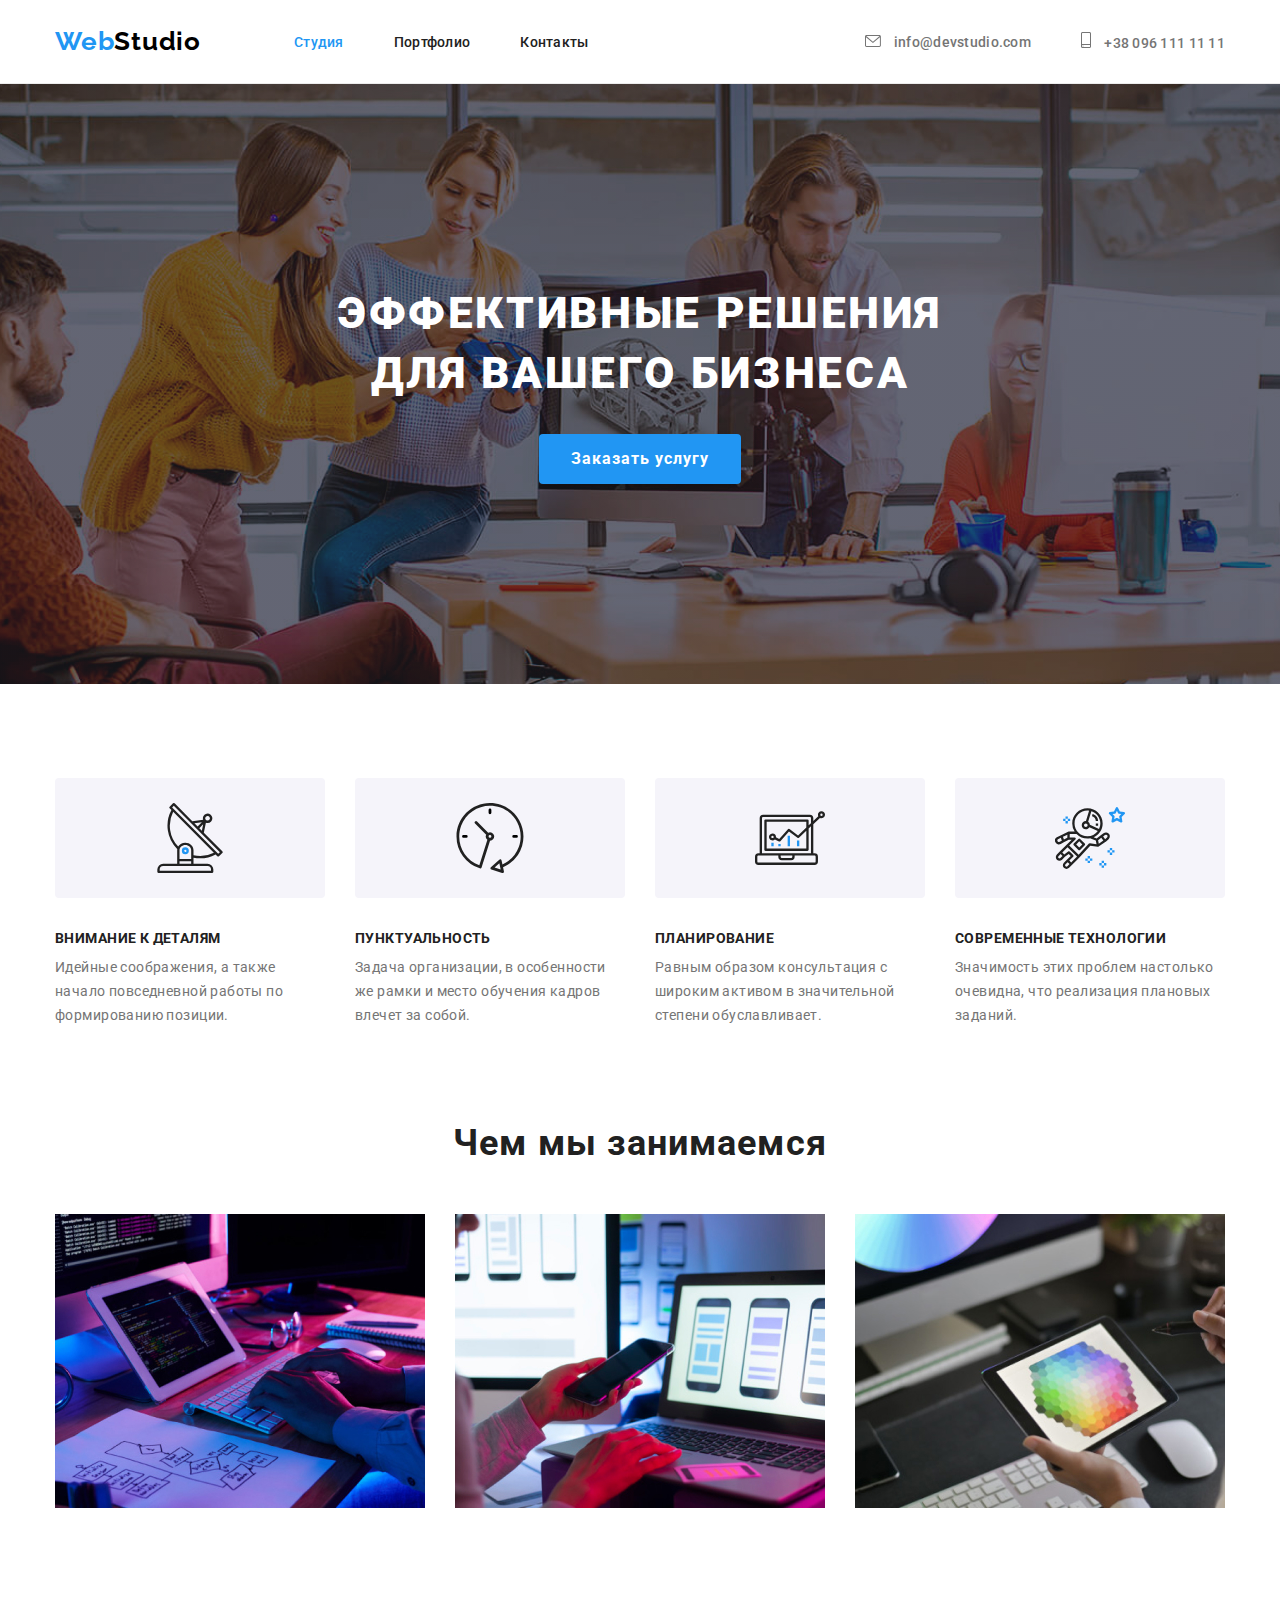
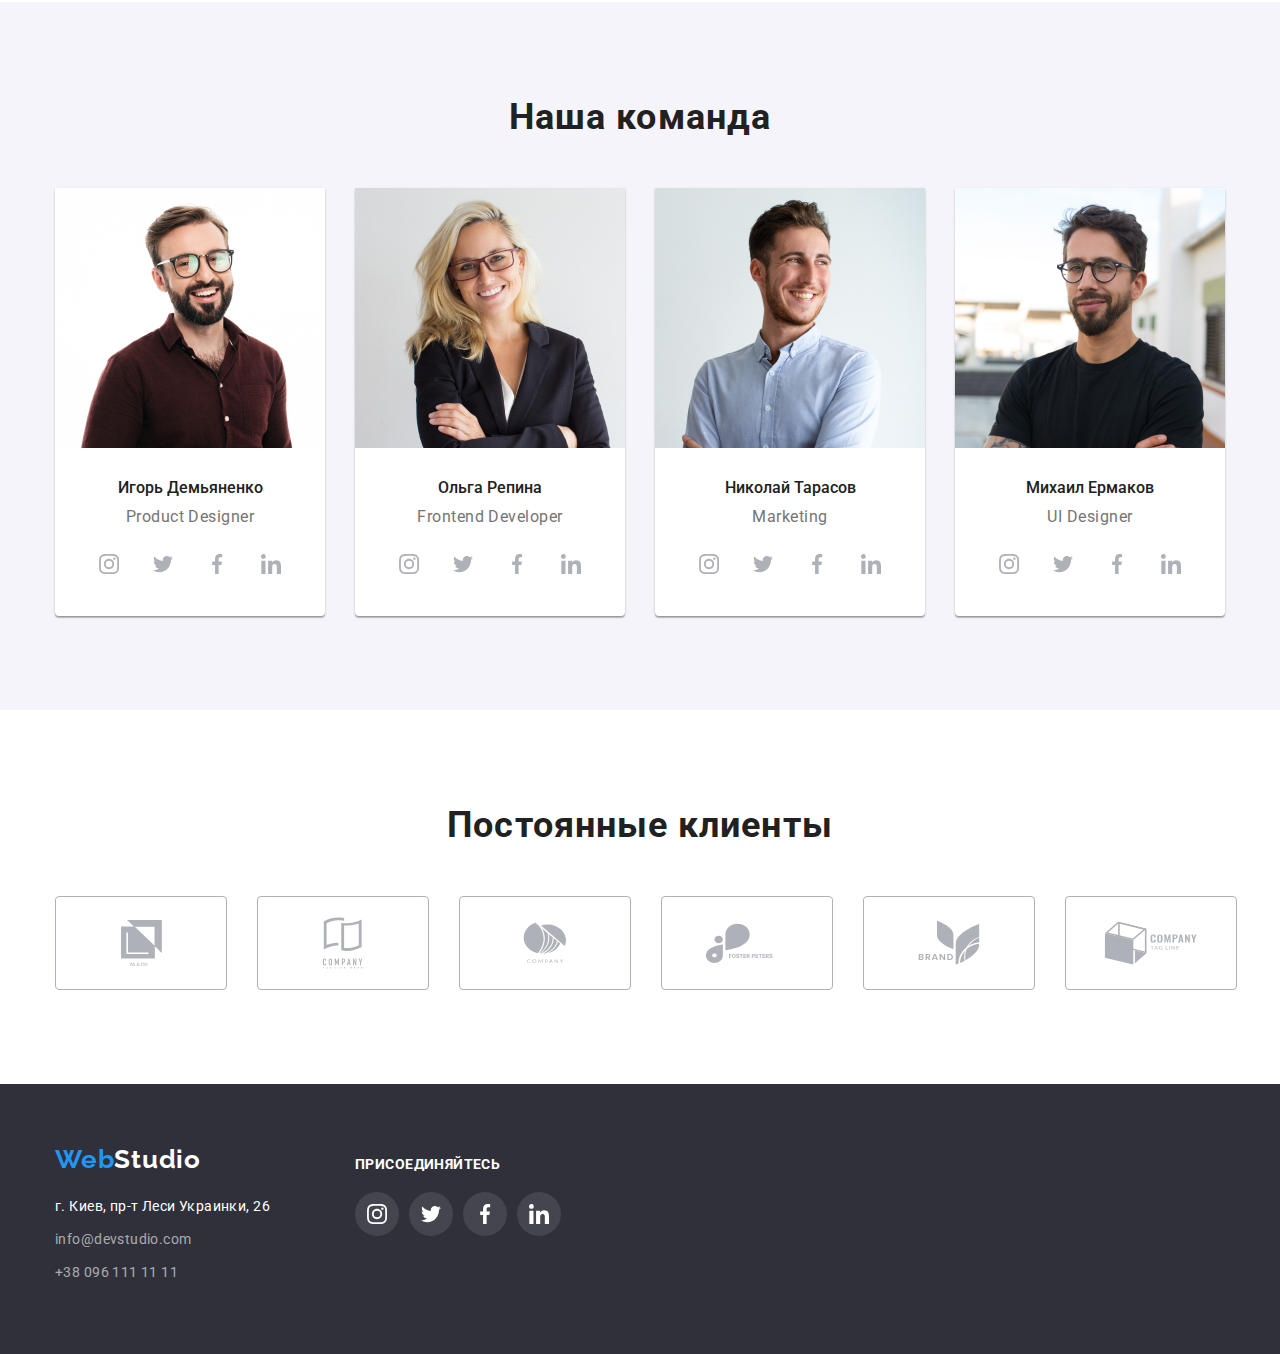
<file: index.html>
<!DOCTYPE html>
<html lang="en">
  <head>
    <meta charset="UTF-8"/>
    <meta http-equiv="X-UA-Compatible" content="IE=edge"/>
    <meta name="viewport" content="width=device-width, initial-scale=1.0"/>
    <title>WebStudio</title>
    <link rel="preconnect" href="https://fonts.gstatic.com"/>
    <link
      href="https://fonts.googleapis.com/css2?family=Raleway:wght@700&family=Roboto:wght@400;500;700;900&display=swap"
      rel="stylesheet"/>
    <link rel="stylesheet" href="./css/style.css"/>
  </head>
  
  <body>
    <header class="header">
      <div class="container">
        <div class="header-block">
          <nav class="nav-area">
             <a href="/" class="logo-web link">
               <span>Web</span><span class="logo-st">Studio</span>
             </a>
            <ul class="site-nav list">
              <li class="nav-item">
                 <a href="./index.html" class="link current">Студия</a>
              </li>
              <li class="nav-item">
                 <a href="./portfolio.html" class="link">Портфолио</a>
              </li>
              <li class="nav-item">
                 <a href="#contacts" class="link">Контакты</a>
              </li>
            </ul>
          </nav>
         <ul class="mail-phone list">
          <li class="contacts-item">
            <a href="mailto:info@devstudio.com" class="link">
              <svg class="header-contact-icon" width=16 height=12>
                <use href="./icons/sprite.svg#icon-envelope"></use>
              </svg>
              info@devstudio.com
            </a>
          </li>
          <li class="item">
            <a href="tel:+380961111111" class="link">
              <svg class="header-contact-icon" width=10 height=16>
                <use href="./icons/sprite.svg#icon-smartphone"></use>
              </svg>
              +38 096 111 11 11
            </a>
          </li>
         </ul>
       </div>
     </div>
    </header>
    
    <main>
      <!-- main content-->
      <section class="hero">
        <div class="hero-background">
          <div class="container">
              <h1 class="order-txt link">Эффективные решения для вашего бизнеса</h1>
            <button class="button order-btn" type="button">Заказать услугу</button>
          </div>
        </div>
      </section>

      <!--Details-->
      <section class="spc-work">
        <div class="container">
          <h2 class="hiding-heading">Особенности работы</h2>
          <ul class="description-list list">
            <li class="description-item">
              <div class="spc-work-icon-block">
                <svg class="icon" width=70 height=70>
                    <use href="./icons/sprite.svg#icon-antenna"></use>
                </svg>
              </div>
              <h3 class="head-spc-work">Внимание к деталям</h3>
              <p class="description-spc-work">
                Идейные соображения, а также начало повседневной работы по
                формированию позиции.
              </p>
            </li>
            <li class="description-item">
              <div class="spc-work-icon-block">
                <svg class="icon" width=70 height=70>
                    <use href="./icons/sprite.svg#icon-clock"></use>
                </svg>
              </div>
              <h3 class="head-spc-work">Пунктуальность</h3>
              <p class="description-spc-work">
                Задача организации, в особенности же рамки и место обучения
                кадров влечет за собой.
              </p>
            </li>
            <li class="description-item">
              <div class="spc-work-icon-block">
                <svg class="icon" width=70 height=70>
                    <use href="./icons/sprite.svg#icon-diagram"></use>
                </svg>
              </div>
              <h3 class="head-spc-work">Планирование</h3>
              <p class="description-spc-work">
                Равным образом консультация с широким активом в значительной
                степени обуславливает.
              </p>
            </li>
            <li class="description-item">
              <div class="spc-work-icon-block">
                <svg class="icon" width=70 height=70>
                    <use href="./icons/sprite.svg#icon-astronaut"></use>
                </svg>
              </div>
              <h3 class="head-spc-work">Современные технологии</h3>
              <p class="description-spc-work">
                Значимость этих проблем настолько очевидна, что реализация
                плановых заданий.
              </p>
            </li>
          </ul>
        </div>
      </section>

      <!-- SERVICE-->
      <section class="section service-section">
        <div class="container">
          <h2 class="service-title">Чем мы занимаемся</h2>
          <ul class="service-list list">
            <li class="service-item">
              <img src="./img/img-wd-1.jpg" alt="img-wd-1" width="370"/>
            </li>
            <li class="service-item">
              <img src="./img/img-wd-2.jpg" alt="img-wd-2" width="370"/>
            </li>
            <li class="service-item">
              <img src="./img/img-wd-3.jpg" alt="img-wd-3" width="370"/>
            </li>
          </ul>
        </div>
      </section>
      <!-- SERVICE-->

      <section class="section team-section">
        <div class="container">
          <h2 class="team-title">Наша команда</h2>
          <ul class="list">
            <li class="team-item">
              <img src="./img/img-nk-1.jpg" alt="img-nk-1" width="270"/>
              <div class="description-team">
                <h3 class="our-team">Игорь Демьяненко</h3>
                <p class="card-description team-position">Product Designer</p>
                <ul class="list team-soc-list">
                  <li class="team-soc-item">
                    <a class="team-soc-icon" href="">
                      <svg class="icon" width=20 height=20>
                        <use href="./icons/sprite.svg#icon-instagram"></use>
                      </svg>
                    </a>
                  </li>
                  <li class="team-soc-item">
                    <a class="team-soc-icon" href="">
                      <svg class="icon" width=20 height=20>
                        <use href="./icons/sprite.svg#icon-twitter"></use>
                      </svg>
                    </a>
                  </li>
                  <li class="team-soc-item">
                    <a class="team-soc-icon" href="">
                      <svg class="icon" width=20 height=20>
                        <use href="./icons/sprite.svg#icon-facebook"></use>
                      </svg>
                    </a>
                  </li>
                  <li class="team-soc-item">
                    <a class="team-soc-icon" href="">
                      <svg class="icon" width=20 height=20>
                        <use href="./icons/sprite.svg#icon-linkedin"></use>
                      </svg>
                    </a>
                  </li>
                </ul>
              </div>
            </li>
            <li class="team-item">
              <img src="./img/img-nk-2.jpg" alt="img-nk-2" width="270"/>
              <div class="description-team">
                <h3 class="our-team">Ольга Репина</h3>
                <p class="card-description team-position">Frontend Developer</p>
                <ul class="list team-soc-list">
                  <li class="team-soc-item">
                    <a class="team-soc-icon" href="">
                      <svg class="icon" width=20 height=20>
                        <use href="./icons/sprite.svg#icon-instagram"></use>
                      </svg>
                    </a>
                  </li>
                  <li class="team-soc-item">
                    <a class="team-soc-icon" href="">
                      <svg class="icon" width=20 height=20>
                        <use href="./icons/sprite.svg#icon-twitter"></use>
                      </svg>
                    </a>
                  </li>
                  <li class="team-soc-item">
                    <a class="team-soc-icon" href="">
                      <svg class="icon" width=20 height=20>
                        <use href="./icons/sprite.svg#icon-facebook"></use>
                      </svg>
                    </a>
                  </li>
                  <li class="team-soc-item">
                    <a class="team-soc-icon" href="">
                      <svg class="icon" width=20 height=20>
                        <use href="./icons/sprite.svg#icon-linkedin"></use>
                      </svg>
                    </a>
                  </li>
                </ul>
              </div>
            </li>
            <li class="team-item">
              <img src="./img/img-nk-3.jpg" alt="img-nk-3" width="270"/>
              <div class="description-team">
                <h3 class="our-team">Николай Тарасов</h3>
                <p class="card-description team-position">Marketing</p>
                <ul class="list team-soc-list">
                  <li class="team-soc-item">
                    <a class="team-soc-icon" href="">
                      <svg class="icon" width=20 height=20>
                        <use href="./icons/sprite.svg#icon-instagram"></use>
                      </svg>
                    </a>
                  </li>
                  <li class="team-soc-item">
                    <a class="team-soc-icon" href="">
                      <svg class="icon" width=20 height=20>
                        <use href="./icons/sprite.svg#icon-twitter"></use>
                      </svg>
                    </a>
                  </li>
                  <li class="team-soc-item">
                    <a class="team-soc-icon" href="">
                      <svg class="icon" width=20 height=20>
                        <use href="./icons/sprite.svg#icon-facebook"></use>
                      </svg>
                    </a>
                  </li>
                  <li class="team-soc-item">
                    <a class="team-soc-icon" href="">
                      <svg class="icon" width=20 height=20>
                        <use href="./icons/sprite.svg#icon-linkedin"></use>
                      </svg>
                    </a>
                  </li>
                </ul>
              </div>
            </li>
            <li class="team-item">
              <img src="./img/img-nk-4.jpg" alt="img-nk-4" width="270"/>
              <div class="description-team">
                <h3 class="our-team">Михаил Ермаков</h3>
                <p class="card-description team-position">UI Designer</p>
                <ul class="list team-soc-list">
                  <li class="team-soc-item">
                    <a class="team-soc-icon" href="">
                      <svg class="icon" width=20 height=20>
                        <use href="./icons/sprite.svg#icon-instagram"></use>
                      </svg>
                    </a>
                  </li>
                  <li class="team-soc-item">
                    <a class="team-soc-icon" href="">
                      <svg class="icon" width=20 height=20>
                        <use href="./icons/sprite.svg#icon-twitter"></use>
                      </svg>
                    </a>
                  </li>
                  <li class="team-soc-item">
                    <a class="team-soc-icon" href="">
                      <svg class="icon" width=20 height=20>
                        <use href="./icons/sprite.svg#icon-facebook"></use>
                      </svg>
                    </a>
                  </li>
                  <li class="team-soc-item">
                    <a class="team-soc-icon" href="">
                      <svg class="icon" width=20 height=20>
                        <use href="./icons/sprite.svg#icon-linkedin"></use>
                      </svg>
                    </a>
                  </li>
                </ul>
              </div>
            </li>
          </ul>
        </div>
      </section>
    </main>

<!--Customers-->
<section class="section customer">
  <div class="container">
    <h2 class="service-title">Постоянные клиенты</h2>
    <ul class="list ">
      <li class="customer-item">
        <a class="link customer-link-item" href="">
          <svg class="icons" width=41 height=46.7>
            <use href="./icons/sprite.svg#icon-yaco"></use>
          </svg>
        </a>
      </li>
      <li class="customer-item">
        <a class="link customer-link-item" href="">
          <svg class="icons" width=40 height=52>
            <use href="./icons/sprite.svg#icon-winco"></use>
          </svg>
        </a>
      </li>
      <li class="customer-item">
        <a class="link customer-link-item" href="">
          <svg class="icons" width=43.46 height=41.18>
            <use href="./icons/sprite.svg#icon-orangeco"></use>
          </svg>
        </a>
      </li>
      <li class="customer-item">
        <a class="link customer-link-item" href="">
          <svg class="icons" width=84.44 height=40.62>
            <use href="./icons/sprite.svg#icon-fosterco"></use>
          </svg>
        </a>
      </li>
      <li class="customer-item">
        <a class="link customer-link-item" href="">
          <svg class="icons" width=62.54 height=45.43>
            <use href="./icons/sprite.svg#icon-brandco"></use>
          </svg>
        </a>
      </li>
      <li class="customer-item">
        <a class="link customer-link-item" href="">
          <svg class="icons" width=93.79 height=43.93>
            <use href="./icons/sprite.svg#icon-cubeco"></use>
          </svg>
        </a>
      </li>
    </ul>
  </div>
</section>

    <!--FOOTER-->
    <footer class="footer">
      <div class="container">
        <h2 class="hiding-heading">Свяжитесь с нами</h2>
        <div class="ftr-block">
          <div class="ftr-logo-adr">
            <a href="/" class="logo-web link">
              <span>Web</span><span class="ftr-logo-st">Studio</span>
            </a>
            <address class="ftr-adress">
              <ul class="list ftr-list">
                <li class="ftr-item">
                  <a href="https://goo.gl/maps/uUebUFh7nfzRT5ZEA" class="link" id="adr-link">г. Киев, пр-т Леси Украинки, 26</a>
                </li>
                <li class="ftr-item">
                  <a  href="mailto:info@devstudio.com" class="link">info@devstudio.com</a>
                </li>
                <li class="ftr-item">
                  <a href="tel:+380961111111" class="link">+38 096 111 11 11</a>
                </li>
              </ul>
            </address>
          </div>
          
          <div class="social-network">
            <h3 class="footer-connect">присоединяйтесь</h3>
              <ul class="list footer-soc-list">
                <li class="footer-soc-item">
                  <a class="footer-soc-icon" href="">
                    <svg class="icon" width=20 height=20>
                      <use href="./icons/sprite.svg#icon-instagram"></use>
                    </svg>
                  </a>
                </li>
                <li class="footer-soc-item">
                  <a class="footer-soc-icon" href="">
                    <svg class="icon" width=20 height=20>
                      <use href="./icons/sprite.svg#icon-twitter"></use>
                    </svg>
                  </a>
                </li>
                <li class="footer-soc-item">
                  <a class="footer-soc-icon" href="">
                    <svg class="icon" width=20 height=20>
                      <use href="./icons/sprite.svg#icon-facebook"></use>
                        </svg>
                      </a>
                    </li>
                <li class="footer-soc-item">
                  <a class="footer-soc-icon" href="">
                    <svg class="icon" width=20 height=20>
                      <use href="./icons/sprite.svg#icon-linkedin"></use>
                    </svg>
                  </a>
                </li>
              </ul>             
            </div>
          </div>
      </div>
    </footer>
  </body>
</html>
</file>
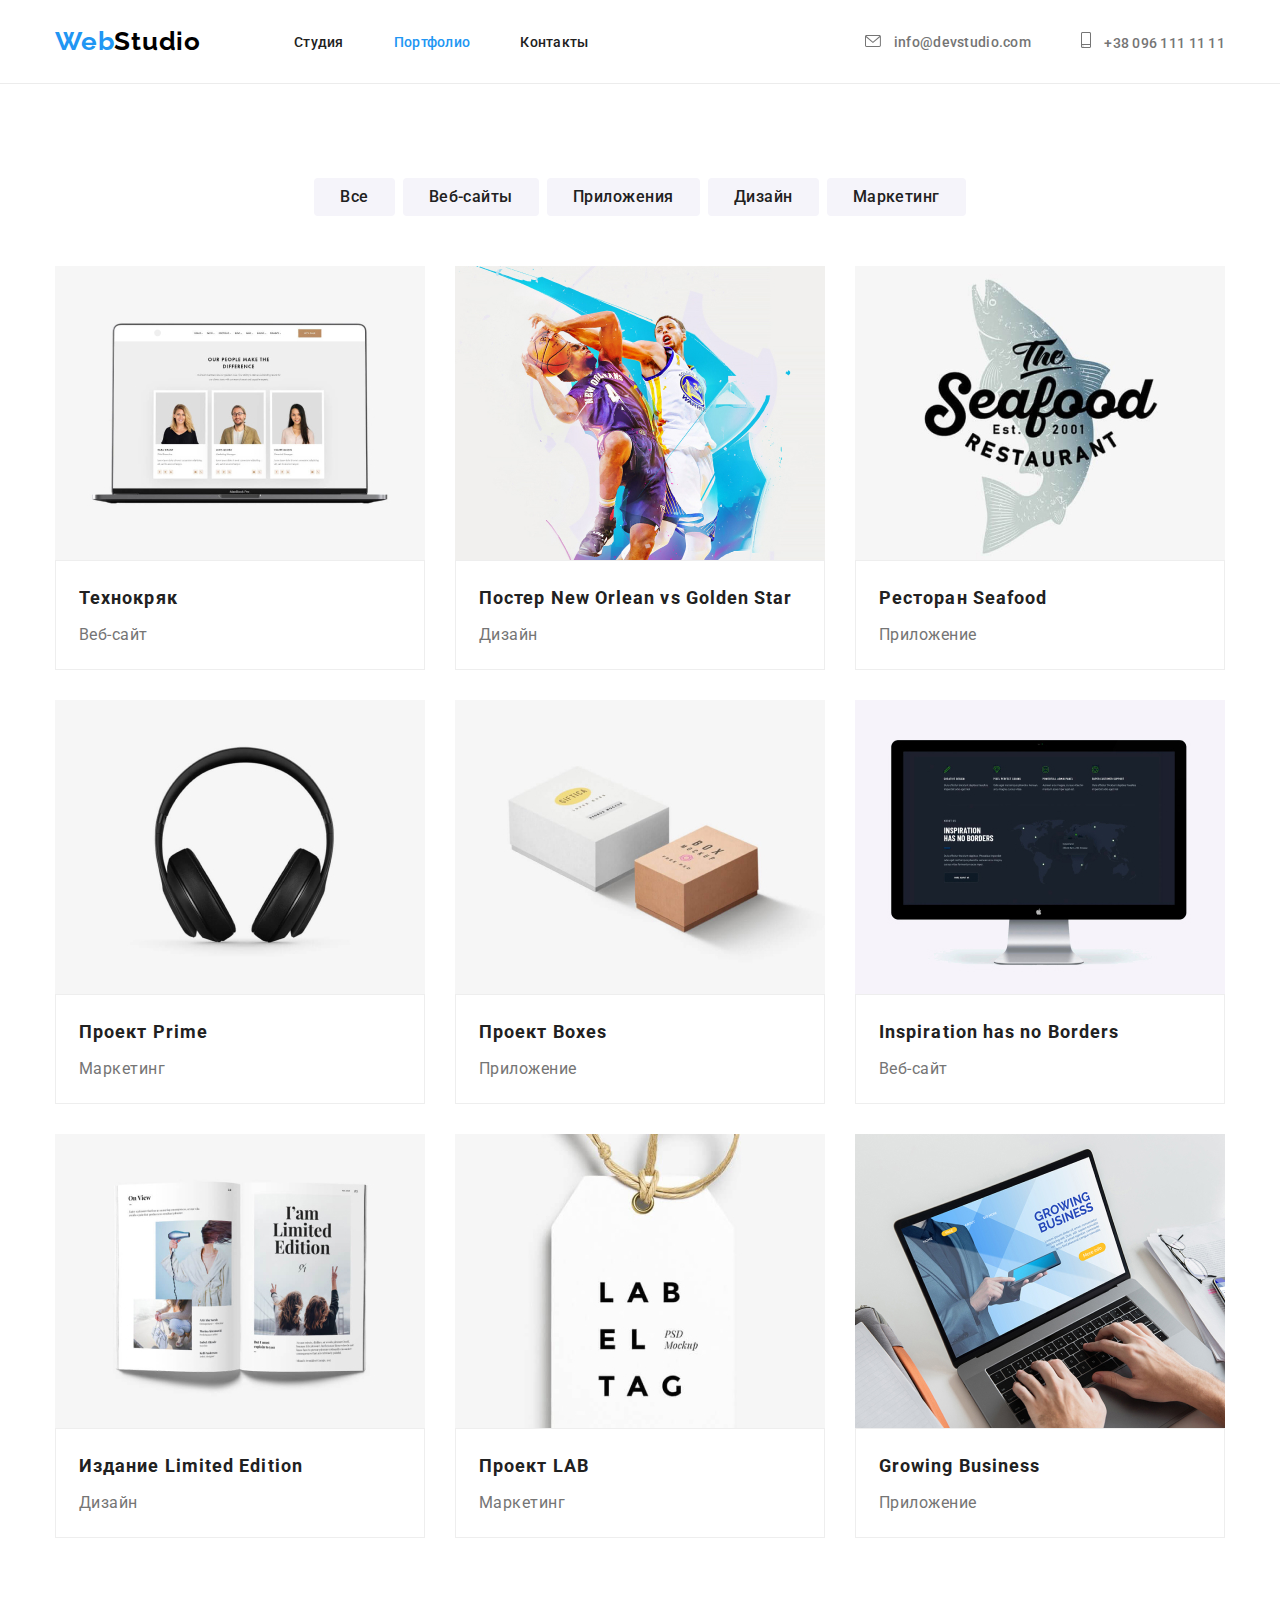
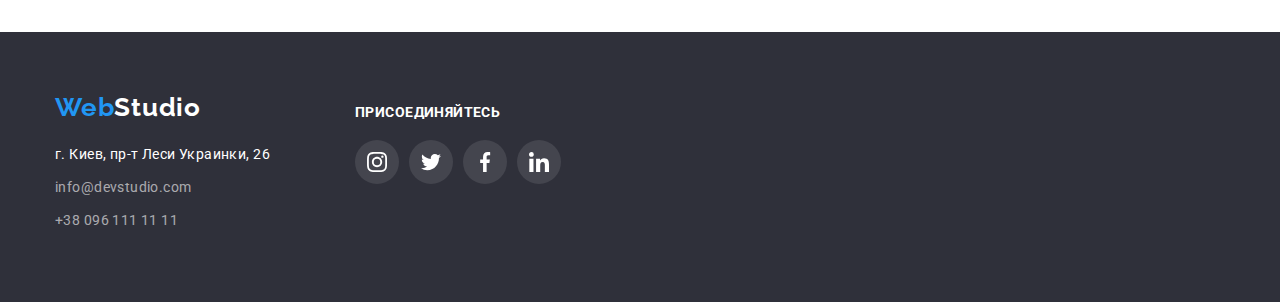
<file: portfolio.html>
<!DOCTYPE html>
<html lang="en">
<head>
    <meta charset="UTF-8">
    <meta http-equiv="X-UA-Compatible" content="IE=edge">
    <meta name="viewport" content="width=device-width, initial-scale=1.0">
    <title>Portfolio</title>
    <link
        rel="preconnect"
        href="https://fonts.gstatic.com"
    >
    <link
        href="https://fonts.googleapis.com/css2?family=Raleway:wght@700&family=Roboto:wght@400;500;700;900&display=swap"
        rel="stylesheet"
    >
    <link
        rel="stylesheet"
        href="./css/style.css">
</head>
<body>
  <header class="header">
    <div class="container">
      <div class="header-block">
        <nav class="nav-area">
           <a href="/" class="logo-web link">
             <span>Web</span><span class="logo-st">Studio</span>
           </a>
          <ul class="site-nav list">
            <li class="nav-item">
               <a href="./index.html" class="link">Студия</a>
            </li>
            <li class="nav-item">
               <a href="./portfolio.html" class="link current">Портфолио</a>
            </li>
            <li class="nav-item">
               <a href="#contacts" class="link">Контакты</a>
            </li>
          </ul>
        </nav>
       <ul class="mail-phone list">
        <li class="contacts-item">
          <a href="mailto:info@devstudio.com" class="link">
            <svg class="header-contact-icon" width=16 height=12>
              <use href="./icons/sprite.svg#icon-envelope"></use>
            </svg>
            info@devstudio.com
          </a>
        </li>
        <li class="item">
          <a href="tel:+380961111111" class="link">
            <svg class="header-contact-icon" width=10 height=16>
              <use href="./icons/sprite.svg#icon-smartphone"></use>
            </svg>
            +38 096 111 11 11
          </a>
        </li>
       </ul>
     </div>
   </div>
  </header>

    <main>
        <section class="section">
          <div class="container">
            <h1 class="hiding-heading">Portfolio</h1>
            <ul class="filter-button-list list">
              <li class="filter-btn-item"><button type="button" class="button filter-button">Все</button></li>
              <li class="filter-btn-item"><button type="button" class="button filter-button">Веб-сайты</button></li>
              <li class="filter-btn-item"><button type="button" class="button filter-button">Приложения</button></li> 
              <li class="filter-btn-item"><button type="button" class="button filter-button">Дизайн</button></li>
              <li class="filter-btn-item"><button type="button" class="button filter-button">Маркетинг</button></li>
              </ul>
              <ul class="project-card-list list">
                <li class="project-card-item">
                  <a href="" class="link portfolio-link">
                    <img src="./img/tech.jpg" alt="tech" width="370">
                    <div class="project-card-description">
                      <h3 class="project-name">Технокряк</h3>
                      <p class="project-type card-description">Веб-сайт</p>
                    </div>
                  </a>
                </li>
                <li class="project-card-item">
                  <a href="" class="link portfolio-link">
                    <img src="./img/poster.jpg" alt="poster" width="370">
                    <div class="project-card-description">
                      <h3 class="project-name">Постер New Orlean vs Golden Star</h3>
                      <p class="project-type card-description">Дизайн</p>
                    </div>
                  </a>
                </li>
                <li class="project-card-item">
                  <a href="" class="link portfolio-link">
                    <img src="./img/seafood.jpg" alt="seafood" width="370">
                    <div class="project-card-description">
                      <h3 class="project-name">Ресторан Seafood</h3>
                      <p class="project-type card-description">Приложение</p>
                    </div>
                  </a>
                </li>
                <li class="project-card-item">
                  <a href="" class="link portfolio-link">
                    <img src="./img/prime.jpg" alt="prime" width="370">
                    <div class="project-card-description">
                      <h3 class="project-name">Проект Prime</h3>
                      <p class="project-type card-description">Маркетинг</p>
                    </div>
                  </a>
                </li>
                <li class="project-card-item">
                    <a href="" class="link portfolio-link">
                      <img src="./img/boxes.jpg" alt="boxes" width="370">
                      <div class="project-card-description">
                        <h3 class="project-name">Проект Boxes</h3>
                        <p class="project-type card-description">Приложение</p>
                      </div>
                    </a>
                  </li>
                  <li class="project-card-item">
                    <a href="" class="link portfolio-link">
                      <img src="./img/inspir.jpg" alt="Inspiration" width="370">
                      <div class="project-card-description">
                        <h3 class="project-name">Inspiration has no Borders</h3>
                        <p class="project-type card-description">Веб-сайт</p>
                      </div>
                    </a>
                  </li>
                <li class="project-card-item">
                  <a href="" class="link portfolio-link">
                    <img src="./img/book.jpg" alt="book" width="370">
                    <div class="project-card-description">
                      <h3 class="project-name">Издание Limited Edition</h3>
                      <p class="project-type card-description">Дизайн</p>
                    </div>
                  </a>
                </li>
                <li class="project-card-item">
                  <a href="" class="link portfolio-link">
                    <img src="./img/lab.jpg" alt="LAB" width="370">
                    <div class="project-card-description">
                      <h3 class="project-name">Проект LAB</h3>
                      <p class="project-type card-description">Маркетинг</p>
                    </div>
                  </a>
                </li>
                <li class="project-card-item">
                  <a href="" class="link portfolio-link">
                    <img src="./img/grow.jpg" alt="Growing" width="370">
                    <div class="project-card-description">
                      <h3 class="project-name">Growing Business</h3>
                      <p class="project-type card-description">Приложение</p>
                    </div>
                  </a>
                </li>
              </ul>
            </div>
          </section>
        </main>
        <!-- FOOTER-->
        <footer class="footer">
          <div class="container">
            <h2 class="hiding-heading">Свяжитесь с нами</h2>
            <div class="ftr-block">
              <div class="ftr-logo-adr">
                <a href="/" class="logo-web link">
                  <span>Web</span><span class="ftr-logo-st">Studio</span>
                </a>
                <address class="ftr-adress">
                  <ul class="list ftr-list">
                    <li class="ftr-item">
                      <a href="https://goo.gl/maps/uUebUFh7nfzRT5ZEA" class="link" id="adr-link">г. Киев, пр-т Леси Украинки, 26</a>
                    </li>
                    <li class="ftr-item">
                      <a  href="mailto:info@devstudio.com" class="link">info@devstudio.com</a>
                    </li>
                    <li class="ftr-item">
                      <a href="tel:+380961111111" class="link">+38 096 111 11 11</a>
                    </li>
                  </ul>
                </address>
              </div>
              
              <div class="social-network">
                <h3 class="footer-connect">присоединяйтесь</h3>
                  <ul class="list footer-soc-list">
                    <li class="footer-soc-item">
                      <a class="footer-soc-icon" href="">
                        <svg class="icon" width=20 height=20>
                          <use href="./icons/sprite.svg#icon-instagram"></use>
                        </svg>
                      </a>
                    </li>
                    <li class="footer-soc-item">
                      <a class="footer-soc-icon" href="">
                        <svg class="icon" width=20 height=20>
                          <use href="./icons/sprite.svg#icon-twitter"></use>
                        </svg>
                      </a>
                    </li>
                    <li class="footer-soc-item">
                      <a class="footer-soc-icon" href="">
                        <svg class="icon" width=20 height=20>
                          <use href="./icons/sprite.svg#icon-facebook"></use>
                            </svg>
                          </a>
                        </li>
                    <li class="footer-soc-item">
                      <a class="footer-soc-icon" href="">
                        <svg class="icon" width=20 height=20>
                          <use href="./icons/sprite.svg#icon-linkedin"></use>
                        </svg>
                      </a>
                    </li>
                  </ul>             
                </div>
              </div>
              </div>
          </footer>
</body>
</html>
</file>
<file: css/style.css>
:root {
  --brand-blue-color: #2196f3;
  --black: #000000;
  --common-color: #212121;
  --grey: #757575;
  --white: #ffffff;
  --background-black: #2f303a;
  --background-grey: #f5f4fa;
  --card-border-grey: #eeeeee;
  --header-underline: #ececec;
  --order-btn: #188ce8;
  --icon-body-grey: #AFB1B8;
  --hero-background-grey: #c4c4c4;
  --hero-overlay: rgba(47, 48, 58, 0.4);
  --footer-contacts: rgba(255, 255, 255, 0.6);
  --footer-soc-icon: rgba(255, 255, 255, 0.1);
  --footer-logo-shadow: 0px 4px 4px rgba(0, 0, 0, 0.25);
  --hero-button-shadow: 0px 4px 4px rgba(0, 0, 0, 0.15);
  --project-cards-shadow: 0px 1px 1px rgba(0, 0, 0, 0.12), 0px 4px 4px rgba(0, 0, 0, 0.06),
    1px 4px 6px rgba(0, 0, 0, 0.16);
  --project-button-shadow: 0px 3px 1px rgba(0, 0, 0, 0.1), 0px 1px 2px rgba(0, 0, 0, 0.08),
    0px 2px 2px rgba(0, 0, 0, 0.12);
  --team-item-shadow: 0px 1px 3px rgba(0, 0, 0, 0.12), 0px 1px 1px rgba(0, 0, 0, 0.14),
    0px 2px 1px rgba(0, 0, 0, 0.2);
}

img {
  display: block;
}
svg {
  padding: 0;
  border: none;
}
/* ------Hide Headers------ */

.hiding-heading {
  position: absolute;
  width: 1px;
  height: 1px;
  margin: -1px;
  border: 0;
  padding: 0;

  white-space: nowrap;
  clip-path: inset(100%);
  clip: rect(0 0 0 0);
  overflow: hidden;
}
/* ------End Hide Headers------ */

body {
  font-family: 'Roboto', 'Open Sans', 'Helvetica Neue', sans-serif;
  color: var(--common-color);
  background-color: var(--white);
  margin: 0;
}

.list {
  list-style: none;
  margin: 0;
  padding-left: 0;
}

.link {
  text-decoration: none;
}

.container {
  max-width: 1200px;
  padding-left: 15px;
  padding-right: 15px;
  margin: 0 auto;
  box-sizing: border-box;
}

/* ------Header Section------ */
.header {
  border-bottom: 1px solid var(--header-underline);
}
.header-block {
  display: flex;
  align-items: center;
}

.nav-area {
  display: flex;
  align-items: center;
}
/* Logo Headder-Fotter */

.logo-web {
  color: var(--brand-blue-color);
  font-family: Raleway;
  font-weight: 700;
  font-size: 26px;
  line-height: 1.192;
  letter-spacing: 0.03em;
}

.logo-st {
  color: var(--black);
}

.ftr-logo-st {
  color: var(--white);
}
.logo-web.link {
  margin-right: 93px;
}

.logo-web.link:hover,
.logo-web.link:focus {
  opacity: 0.7;
}

.logo-web.shadow {
  text-shadow: var(--footer-logo-shadow);
  margin-top: 0;
  margin-bottom: 20px;
}

/* Main content and Header fonts */

.site-nav .link,
.mail-phone .link {
  font-family: inherit;
  font-weight: 500;
  font-size: 14px;
  line-height: 1.143;
  letter-spacing: 0.02em;
  display: inline-block;
  padding-top: 32px;
  padding-bottom: 32px;
}

/* site navigation*/

.site-nav .link {
  color: var(--common-color);
}

.site-nav .link.current {
  color: var(--brand-blue-color);
}

.site-nav .link:hover,
.site-nav .link:focus {
  color: var(--brand-blue-color);
}
.nav-item:not(:last-child) {
  margin-right: 50px;
}

/* Header Contacts */
.mail-phone {
  display: flex;
  align-items: center;
  margin-left: auto;
}
.contacts-item:not(:last-child) {
  margin-right: 50px;
}

.mail-phone .link {
  color: var(--grey);
}

.mail-phone .link:hover,
.mail-phone .link:focus {
  color: var(--brand-blue-color);
}

.header-contact-icon {
  margin-right: 10px;
  fill: currentColor;
}
/* ------End Header Section------ */

/* -----Main Container------ */
.site-nav {
  display: flex;
  align-items: center;
}

/* Hero */

.order-txt {
  font-weight: 900;
  font-size: 44px;
  line-height: 1.3636;
  text-align: center;
  letter-spacing: 0.06em;
  text-transform: uppercase;
  color: var(--white);
  margin: 0 auto 30px;
  max-width: 696px;
}

.hero-background {
  background-image: linear-gradient(var(--hero-overlay), var(--hero-overlay)),
  url(../img/backgroud.jpg);
  padding-top: 200px;
  padding-bottom: 200px;
  background-size: cover;
  background-position: center;
  background-repeat: no-repeat;
}
/*Hero end*/

/*Details*/
.spc-work {
  padding-top: 94px;
  padding-bottom: 0;
}

.description-list {
  display: flex;
}
.description-item:not(:last-child) {
  margin-right: 30px;
}

.description-item {
  max-width: 270px;
}

.head-spc-work,
.footer-connect {
  font-weight: 700;
  font-size: 14px;
  line-height: 1.143;
  text-transform: uppercase;
  letter-spacing: 0.03em;
  display: inline-block;
  margin-bottom: 10px;
  margin-top: 0;
}

.description-spc-work {
  font-size: 14px;
  line-height: 1.714;
  letter-spacing: 0.03em;
  color: var(--grey);
  margin-top: 0;
  margin-bottom: 0;
}
.spc-work-icon-block{
  display: flex;
  margin-bottom: 30px;
  height: 120px;
  background-color: var(--background-grey);
  border-radius: 4px;
}

.spc-work-icon-block > .icon{
  margin: auto;
}

/* Details end*/

/* Sections Service */
.section {
  padding-top: 94px;
  padding-bottom: 94px;
}
.service-section .list {
  display: flex;
  align-items: start;
}
.service-item:not(:last-child) {
  margin-right: 30px;
}
/* Team Section */

.team-section {
  background-color: var(--background-grey);
}


.team-section .list {
  display: flex;
  align-items: flex-start;
  justify-content: center;
}

.team-item {
  max-width: 270px;
  background-color: var(--white);
  box-shadow: var(--team-item-shadow);
  border-bottom-right-radius: 4px;
  border-bottom-left-radius: 4px;
}

.team-item:not(:last-child) {
  margin-right: 30px;
}
.team-soc-item:not(:last-child) {
  margin-right: 10px;
}
.description-team {
  padding-top: 30px;
  padding-bottom: 30px;
}
/* Sections Service */

.service-section .service-title,
.team-section .team-title,
.customer .service-title {
  font-weight: 700;
  font-size: 36px;
  line-height: 1.167;
  text-align: center;
  letter-spacing: 0.03em;
  margin-top: 0;
  margin-bottom: 50px;
}

/* Sections h3 */

.our-team {
  font-weight: 500;
  font-size: 16px;
  line-height: 1.188;
  text-align: center;
  margin-top: 0;
  margin-bottom: 10px;
}

.portfolio-link.link {
  color: inherit;
}

.project-name {
  font-weight: 700;
  font-size: 18px;
  line-height: 2;
  letter-spacing: 0.06em;
  margin-top: 0;
  margin-bottom: 4px;
}

/* Card Descriptions */

.card-description {
  font-size: 16px;
  letter-spacing: 0.03em;
  color: var(--grey);
  margin: 0;
}

.team-position {
  line-height: 1.188;
  text-align: center;
  margin-bottom: 16px;
}

.project-type {
  line-height: 1.875;
}

.team-soc-icon,
.footer-soc-icon {
  display: flex;
  width: 44px;
  height: 44px;
  border-radius: 50%;
}

.team-soc-icon {
  background-color: transparent;
  fill: var(--icon-body-grey);
}

.team-soc-icon:hover,
.team-soc-icon:focus,
.footer-soc-icon:hover,
.footer-soc-icon:focus {
  background-color: var(--brand-blue-color);
  fill: var(--white);
}

.team-soc-icon > .icon,
.footer-soc-icon > .icon {
  margin: auto;
}
.team-soc-icon:not(:last-child),
.footer-soc-item:not(:last-child){
  margin-right: 10px;
}
/* Portfolio Card Effects */

.portfolio-link {
  display: block;
}

.portfolio-link:hover,
.portfolio-link:focus {
  box-shadow: var(--project-cards-shadow);
}

/* Buttons */

.button {
  font-size: 16px;
  text-align: center;
  font-family: inherit;
  border: none;
  border-radius: 4px;
  cursor: pointer;
}
.button.order-btn {
  font-weight: 700;
  line-height: 1.875;
  letter-spacing: 0.06em;
  color: var(--white);
  background-color: var(--brand-blue-color);
  box-shadow: var(--hero-button-shadow);
  display: block;
  margin: 0 auto;
  padding: 10px 32px;
  min-width: 200px;
}
.button.order-btn:hover,
.button.order-btn:focus {
  background-color: var(--order-btn);
  color: var(--white);
}

.button.filter-button {
  font-weight: 500;
  line-height: 1.625;
  letter-spacing: 0.03em;
  color: var(--common-color);
  background-color: var(--background-grey);
  padding: 6px 26px;
}

.button.filter-button:hover,
.button.filter-button:focus {
  color: var(--white);
  background-color: var(--brand-blue-color);
  box-shadow: var(--project-button-shadow);
}

.filter-button-list {
  display: flex;
  align-items: center;
  justify-content: center;
  margin-bottom: 50px;
}

.project-button-item:not(:last-child) {
  margin-right: 8px;
}
.filter-btn-item:not(:last-child) {
  margin-right: 8px;
}
/* -----End Main Container------ */

/*-----Customer section-----*/
.customer .list{
  display: flex;
}
.customer-item:not(:last-child){
margin-right: 30px;
}
.customer-link-item{
  display: flex;
  height: 92px;
  width: 170px;
  border: 1px solid var(--icon-body-grey);
  border-radius: 4px;
  fill: var(--icon-body-grey);
}
.customer-link-item:hover,
.customer-link-item:focus{
  border-color: var(--brand-blue-color);
  fill: var(--brand-blue-color);
}
.customer-link-item>.icons{
  margin: auto;
}

/*----- END Customer section -----*/

/* ------Footer Section------ */
.footer {
  background-color: var(--background-black);
  padding-top: 60px;
  padding-bottom: 60px;
}
.ftr-block{
  display: flex;
}

.ftr-adress,
.ftr-adress .link {
  font-style: normal;
  font-size: 14px;
  line-height: 1.714;
  letter-spacing: 0.03em;
  margin-top: 20px;
}
.ftr-list .ftr-item {
  margin-bottom: 9px;
}
.ftr-logo-adr,
.social-network,
.subscribe {
  display: flex;
  flex-direction: column;
}

.ftr-logo-adr,
.social-network {
  width: 270px;
  margin-right: 30px;
}

a#adr-link {
  color: var(--white);
}

.ftr-adress .link {
  font-family: inherit;
  color: var(--footer-contacts);
}

.ftr-adress .link:hover,
.ftr-adress .link:focus {
  color: var(--white);
}
.footer-soc-list {
  display: flex;
  align-items: flex-start;
}

.footer-soc-icon {
  background-color: var(--footer-soc-icon);
  fill: var(--white);
}

.footer-connect {
  padding-top: 12px;
  margin-bottom: 20px;
  color: var(--white);
}

/*PORTFOLIO Project-cars*/
.project-card-list {
  display: flex;
  flex-wrap: wrap;
  align-items: flex-start;
}

.project-card-item:not(:nth-child(3n)) {
  margin-right: 30px;
}

.project-card-item:not(:nth-last-child(-n + 3)) {
  margin-bottom: 30px;
}

.project-card-description {
  padding: 19px 23px;
  border: 1px solid var(--card-border-grey);
}
/*PORTFOLIO END*/
</file>
